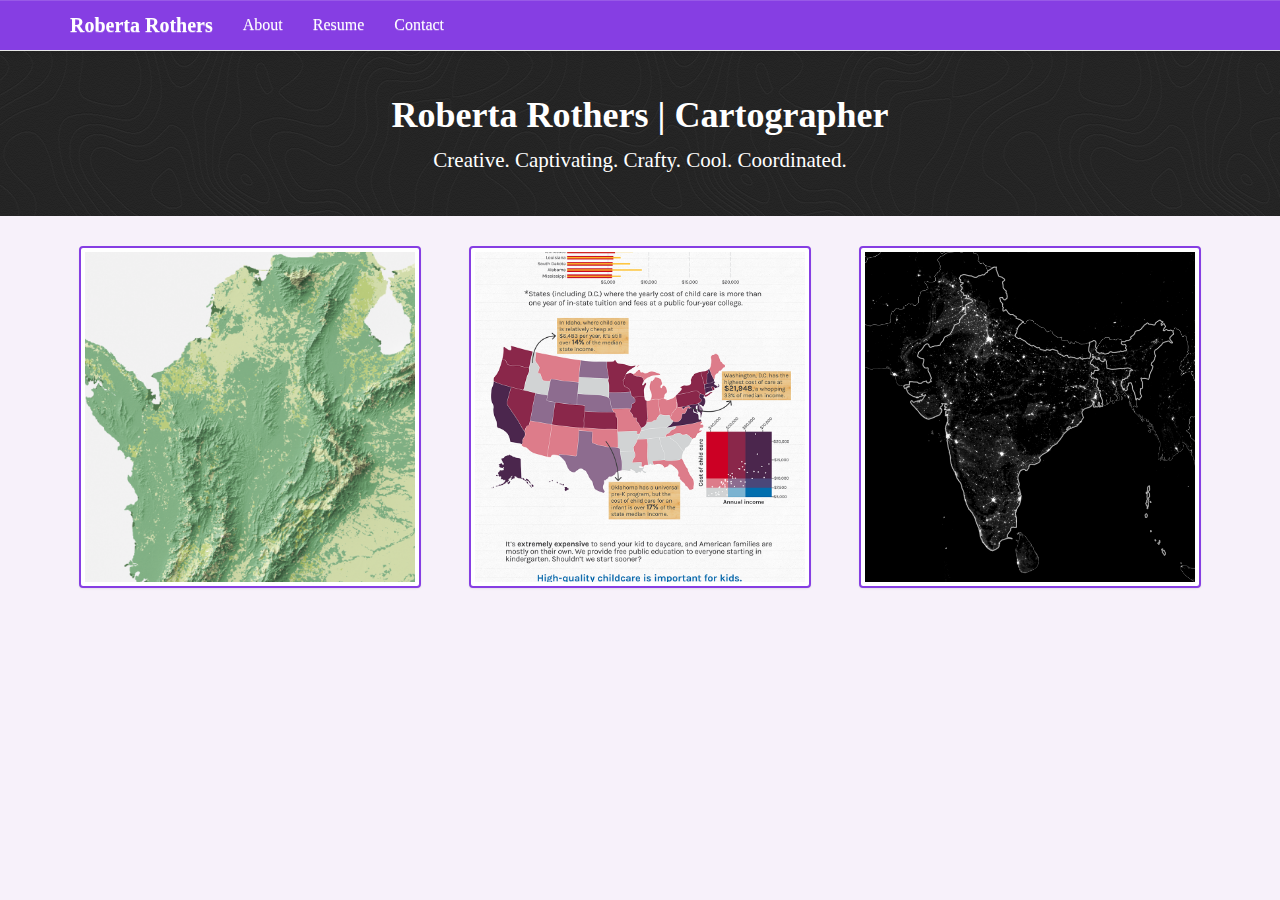
<file: index.html>
<!DOCTYPE html>
<html lang="en">
	<head>
		<meta charset="utf-8">
		<meta name="viewport" content="width=device-width, initial-scale=1">
		<title>Roberta Rothers</title>
		<!-- <link href='https://fonts.googleapis.com/css?family=Montserrat:400,700' rel='stylesheet' type='text/css'> -->

		<!--put your Bootstrap stylesheet links below this comment and above style.css-->
		<link rel="stylesheet" href="css/bootstrap.min.css">
		<link rel="stylesheet" href="css/bootstrap-theme.min.css">
		<link rel="stylesheet" href="css/style.css">
		<!--[if IE<9]>
			<link rel="stylesheet" href="css/style.ie.css">
		<![endif]-->
	</head>

	<body>
		<nav class="navbar navbar-default navbar-fixed-top main-navbar"> <!-- Creates the navbar -->
		  <div class="container">
		    <div class="navbar-header"> <!-- Creates the navbar header -->
					<button type="button" class="navbar-toggle collapsed" data-toggle="collapse" data-target="#navbar" aria-expanded="false" aria-controls="navbar">
		        <span class="sr-only">Toggle navigation</span> <!-- Used for screen readers for accessibility -->
						<span class="glyphicon glyphicon-menu-hamburger"></span><span class="menu"> Menu</span>
		      </button> <!-- Hamburger button for smaller devices -->
					<a class="navbar-brand" href="#">Roberta Rothers</a> <!-- Your website brand name -->
		    </div>

		    <div id="navbar" class="collapse navbar-collapse"> <!-- Links to include in navbar -->
		      <ul class="nav navbar-nav">  <!-- Unordered list for links on navbar -->
		        <li><a href="about.html">About</a></li>
						<li><a href="resume.html">Resume</a></li>
		        <li><a href="contact.html">Contact</a></li>
		      </ul>
		    </div> <!-- end .navbar-collapse -->
		  </div> <!-- end .container -->
		</nav> <!-- end navigation bar -->

		<div class="jumbotron">
			<div class="container">
				<h2>Roberta Rothers | Cartographer</h2>
				<p>Creative. Captivating. Crafty. Cool. Coordinated.</p>
			</div>
		</div>
		<div class="container">
			<div class="row">
				<div class="col-md-4">
					<div class="thumbnail portfolio-thumbnail center-block">
						<a href="portfolio/colombia.html">
							<img src="assets/colombia-terrain-map-thumbnail.png" alt="colombia terrain map" />
						</a>
					</div>
				</div>
				<div class="col-md-4">
					<div class="thumbnail portfolio-thumbnail center-block">
						<a href="portfolio/childcare.html">
							<img src="assets/cost-of-childcare-infographic-thumbnail.png" alt="cost of childcare in the united states infographic" />
						</a>
					</div>
				</div>
				<div class="col-md-4">
					<div class="thumbnail portfolio-thumbnail center-block">
						<a href="portfolio/india.html">
							<img src="assets/india-nighttime-thumbnail.png" alt="India nighttime lights" />
						</a>
					</div>
				</div>
			</div>
		</div>

		<!--put your external script links here-->
		<script type="text/javascript" src="lib/jquery-1.11.3.js"></script>
		<script type="text/javascript" src="lib/bootstrap.min.js"></script>
	</body>
</html>
</file>
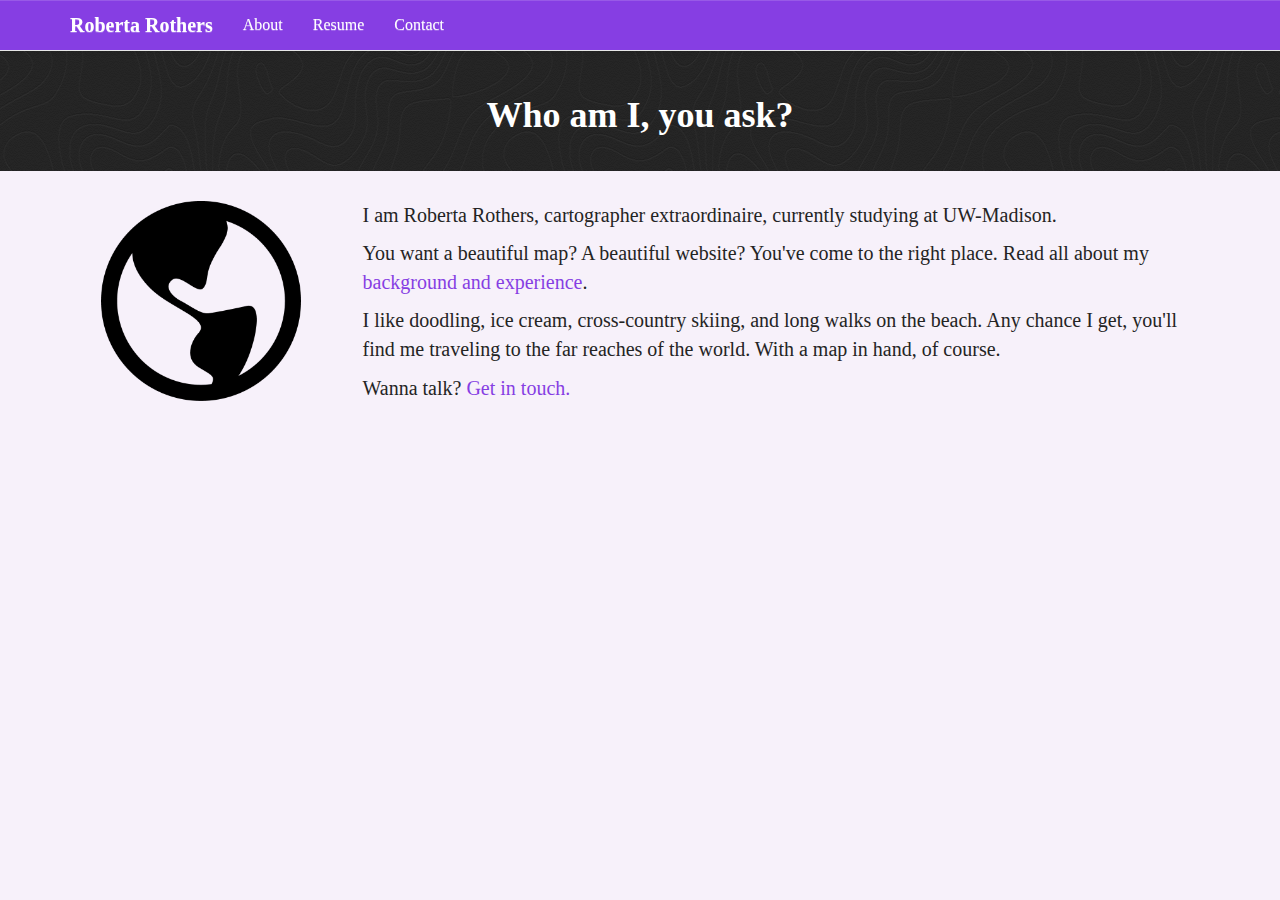
<file: about.html>
<!DOCTYPE html>
<html lang="en">
	<head>
		<meta charset="utf-8">
		<meta name="viewport" content="width=device-width, initial-scale=1">
		<title>Roberta Rothers</title>
		<!-- <link href='https://fonts.googleapis.com/css?family=Montserrat:400,700' rel='stylesheet' type='text/css'> -->

		<!--put your Bootstrap stylesheet links below this comment and above style.css-->
		<link rel="stylesheet" href="css/bootstrap.min.css">
		<link rel="stylesheet" href="css/bootstrap-theme.min.css">
		<link rel="stylesheet" href="css/style.css">
		<!--[if IE<9]>
			<link rel="stylesheet" href="css/style.ie.css">
		<![endif]-->
	</head>

	<body>
		<nav class="navbar navbar-default navbar-fixed-top navbar-about"> <!-- Create the navbar -->
      <div class="container">
        <div class="navbar-header"> <!-- Create the navbar -->
          <button type="button" class="navbar-toggle collapsed" data-toggle="collapse" data-target="#navbar" aria-expanded="false" aria-controls="navbar">
            <span class="sr-only">Toggle navigation</span>
						<span class="glyphicon glyphicon-menu-hamburger"></span><span class="mobile-menu"> Menu</span>
		      </button> <!-- Hamburger button for smaller devices -->
					<a class="navbar-brand" href="index.html">Roberta Rothers</a> <!-- Brand -->
		    </div>

		    <!-- Collect the nav links, forms, and other content for toggling -->
		    <div id="navbar" class="collapse navbar-collapse">
		      <ul class="nav navbar-nav">
		        <li><a href="about.html">About</a></li>
						<li><a href="resume.html">Resume</a></li>
		        <li><a href="contact.html">Contact</a></li>
		      </ul>
		    </div> <!--/.navbar-collapse -->
		  </div> <!--/.container -->
		</nav> <!--/navigation bar -->

		<div class="jumbotron">
			<div class="container">
				<h2>Who am I, you ask?</h2>
			</div>
		</div>

		<div class="container">
			<div class="row">
				<div class="col-md-3 col-md-offset-0 col-sm-3 col-sm-offset-0 col-xs-6 col-xs-offset-3">
					<img src="assets/about-world.png" alt="world icon" class="img-responsive center-block" id="about-world" />
				</div>
				<div class="col-md-9 col-md-offset-0 col-sm-9 col-sm-offset-0 col-xs-10 col-xs-offset-1">
						<p>
							I am Roberta Rothers, cartographer extraordinaire, currently studying at UW-Madison.
						</p>
						<p>
							You want a beautiful map? A beautiful website? You've come to the right place. Read all about my <a href="resume.html">background and experience</a>.
						</p>
						<p>
							I like doodling, ice cream, cross-country skiing, and long walks on the beach. Any chance I get, you'll find me traveling to the far reaches of the world. With a map in hand, of course.
						</p>
						<p>
							Wanna talk? <a href="contact.html">Get in touch.</a>
						</p>
				</div>
			</div>
		</div>

		<!--put your external script links here-->
		<script type="text/javascript" src="lib/jquery-1.11.3.js"></script>
		<script type="text/javascript" src="lib/bootstrap.min.js"></script>
	</body>
</html>
</file>
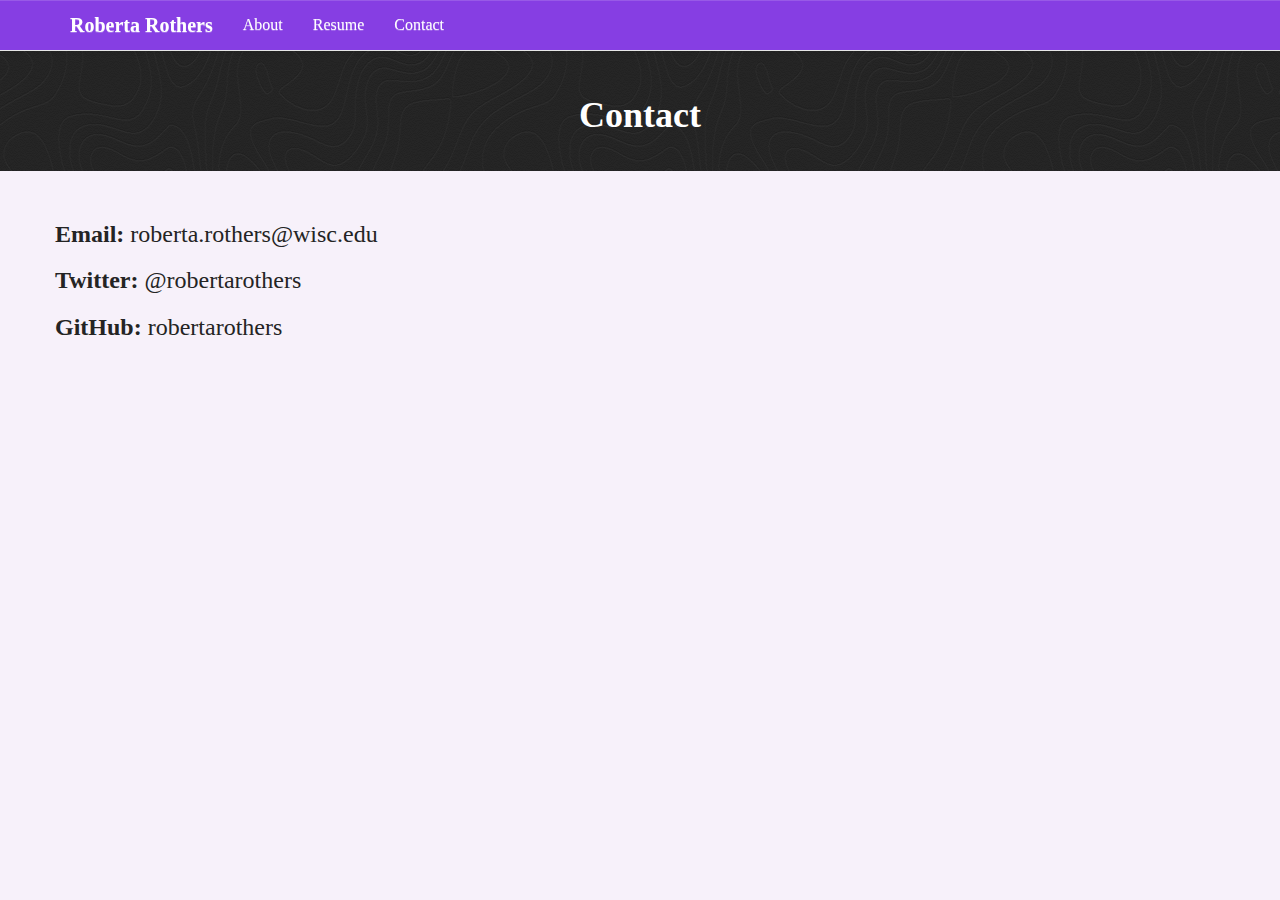
<file: contact.html>
<!DOCTYPE html>
<html lang="en">
	<head>
		<meta charset="utf-8">
		<meta name="viewport" content="width=device-width, initial-scale=1">
		<title>Roberta Rothers</title>
		<!-- <link href='https://fonts.googleapis.com/css?family=Montserrat:400,700' rel='stylesheet' type='text/css'> -->

		<!--put your Bootstrap stylesheet links below this comment and above style.css-->
		<link rel="stylesheet" href="css/bootstrap.min.css">
		<link rel="stylesheet" href="css/bootstrap-theme.min.css">
		<link rel="stylesheet" href="css/style.css">
		<!--[if IE<9]>
			<link rel="stylesheet" href="css/style.ie.css">
		<![endif]-->
	</head>

	<body>
		<nav class="navbar navbar-default navbar-fixed-top"> <!-- Create the navbar -->
      <div class="container">
        <div class="navbar-header"> <!-- Create the navbar -->
          <button type="button" class="navbar-toggle collapsed" data-toggle="collapse" data-target="#navbar" aria-expanded="false" aria-controls="navbar">
            <span class="sr-only">Toggle navigation</span>
						<span class="glyphicon glyphicon-menu-hamburger"></span><span class="mobile-menu"> Menu</span>
		      </button> <!-- Hamburger button for smaller devices -->
					<a class="navbar-brand" href="index.html">Roberta Rothers</a> <!-- Brand -->
		    </div>

		    <!-- Collect the nav links, forms, and other content for toggling -->
		    <div id="navbar" class="collapse navbar-collapse">
		      <ul class="nav navbar-nav">
		        <li><a href="about.html">About</a></li>
						<li><a href="resume.html">Resume</a></li>
		        <li><a href="contact.html">Contact</a></li>
		      </ul>
		    </div> <!--/.navbar-collapse -->
		  </div> <!--/.container -->
		</nav> <!--/navigation bar -->

    <div class="jumbotron">
      <div class="container">
        <h2>Contact</h2>
      </div>
    </div>

    <div class="container">
      <div class="row">
          <h3><strong>Email:</strong> roberta.rothers@wisc.edu</h2>
          <h3><strong>Twitter:</strong> @robertarothers</h2>
          <h3><strong>GitHub:</strong> robertarothers</h2>
      </div>
    </div>


		<!--put your external script links here-->
		<script type="text/javascript" src="lib/jquery-1.11.3.js"></script>
		<script type="text/javascript" src="lib/bootstrap.min.js"></script>
	</body>
</html>
</file>
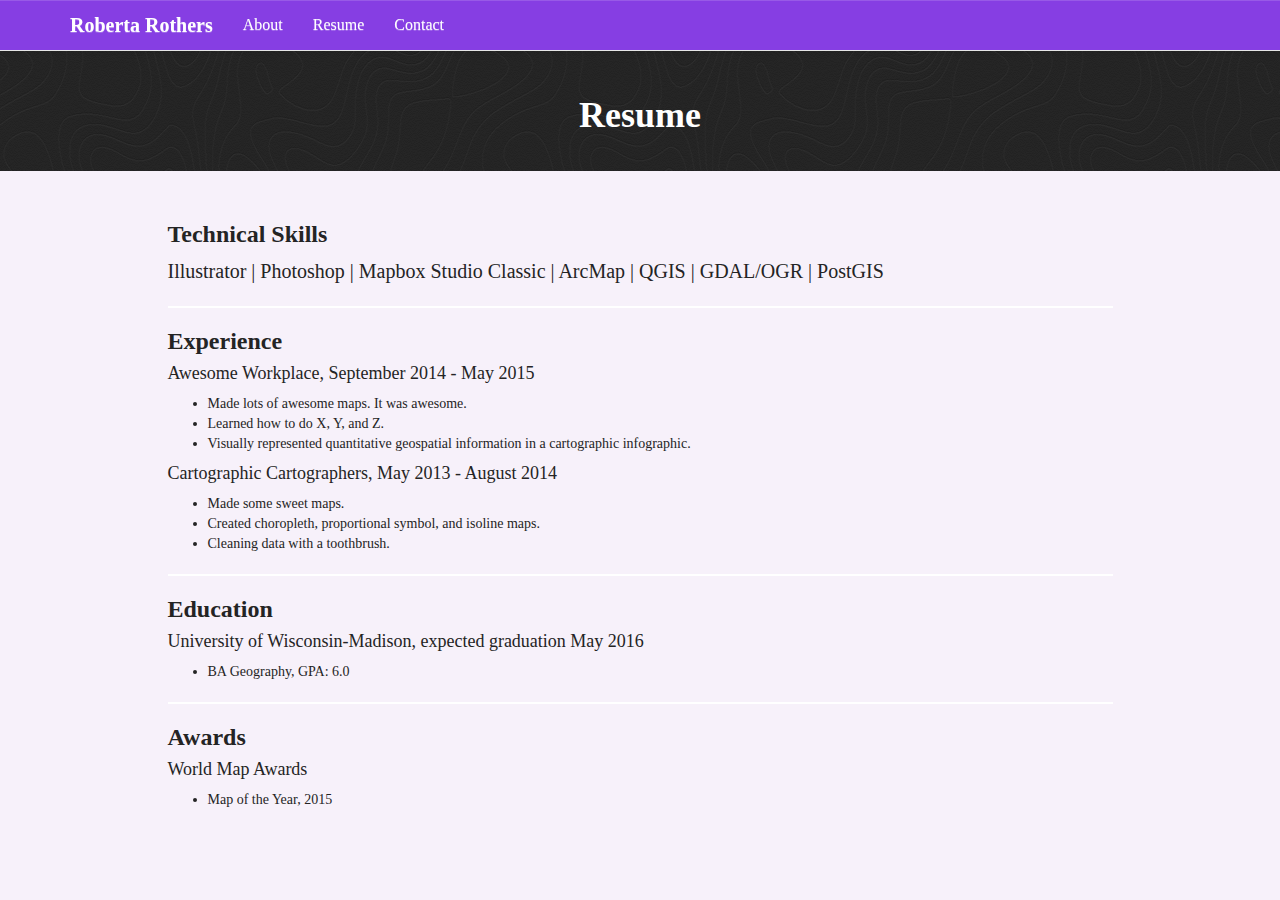
<file: resume.html>
<!DOCTYPE html>
<html lang="en">
	<head>
		<meta charset="utf-8">
		<meta name="viewport" content="width=device-width, initial-scale=1">
		<title>Roberta Rothers</title>
		<!-- <link href='https://fonts.googleapis.com/css?family=Montserrat:400,700' rel='stylesheet' type='text/css'> -->

		<!--put your Bootstrap stylesheet links below this comment and above style.css-->
		<link rel="stylesheet" href="css/bootstrap.min.css">
		<link rel="stylesheet" href="css/bootstrap-theme.min.css">
		<link rel="stylesheet" href="css/style.css">
		<!--[if IE<9]>
			<link rel="stylesheet" href="css/style.ie.css">
		<![endif]-->
	</head>

	<body>
		<nav class="navbar navbar-default navbar-fixed-top"> <!-- Create the navbar -->
      <div class="container">
        <div class="navbar-header"> <!-- Create the navbar -->
          <button type="button" class="navbar-toggle collapsed" data-toggle="collapse" data-target="#navbar" aria-expanded="false" aria-controls="navbar">
            <span class="sr-only">Toggle navigation</span>
						<span class="glyphicon glyphicon-menu-hamburger"></span><span class="mobile-menu"> Menu</span>
		      </button> <!-- Hamburger button for smaller devices -->
					<a class="navbar-brand" href="index.html">Roberta Rothers</a> <!-- Brand -->
		    </div>

		    <!-- Collect the nav links, forms, and other content for toggling -->
		    <div id="navbar" class="collapse navbar-collapse">
		      <ul class="nav navbar-nav">
		        <li><a href="about.html">About</a></li>
						<li><a href="resume.html">Resume</a></li>
		        <li><a href="contact.html">Contact</a></li>
		      </ul>
		    </div> <!--/.navbar-collapse -->
		  </div> <!--/.container -->
		</nav> <!--/navigation bar -->

		<div class="jumbotron">
      <div class="container">
        <h2>Resume</h2>
      </div>
    </div>

    <div class="container">
      <div class="row">
        <div class="col-md-10 col-md-offset-1 resume">
          <h3>Technical Skills</h3>
          <p>
            Illustrator | Photoshop | Mapbox Studio Classic | ArcMap | QGIS | GDAL/OGR | PostGIS
          </p>
          <hr>
          <h3>Experience</h3>
          <h4>Awesome Workplace, September 2014 - May 2015</h4>
          <ul>
            <li>Made lots of awesome maps. It was awesome.</li>
            <li>Learned how to do X, Y, and Z.</li>
            <li>Visually represented quantitative geospatial information in a cartographic infographic.</li>
          </ul>
          <h4>Cartographic Cartographers, May 2013 - August 2014</h4>
          <ul>
            <li>Made some sweet maps.</li>
            <li>Created choropleth, proportional symbol, and isoline maps.</li>
            <li>Cleaning data with a toothbrush.</li>
          </ul>
          <hr>
          <h3>Education</h3>
          <h4>University of Wisconsin-Madison, expected graduation May 2016</h4>
          <ul>
            <li>BA Geography, GPA: 6.0</li>
          </ul>
          <hr>
          <h3>Awards</h3>
          <h4>World Map Awards</h4>
          <ul>
            <li>Map of the Year, 2015</li>
          </ul>
        </div>

        </div>

      </div>

    </div>

		<!--put your external script links here-->
		<script type="text/javascript" src="lib/jquery-1.11.3.js"></script>
		<script type="text/javascript" src="lib/bootstrap.min.js"></script>
	</body>
</html>
</file>
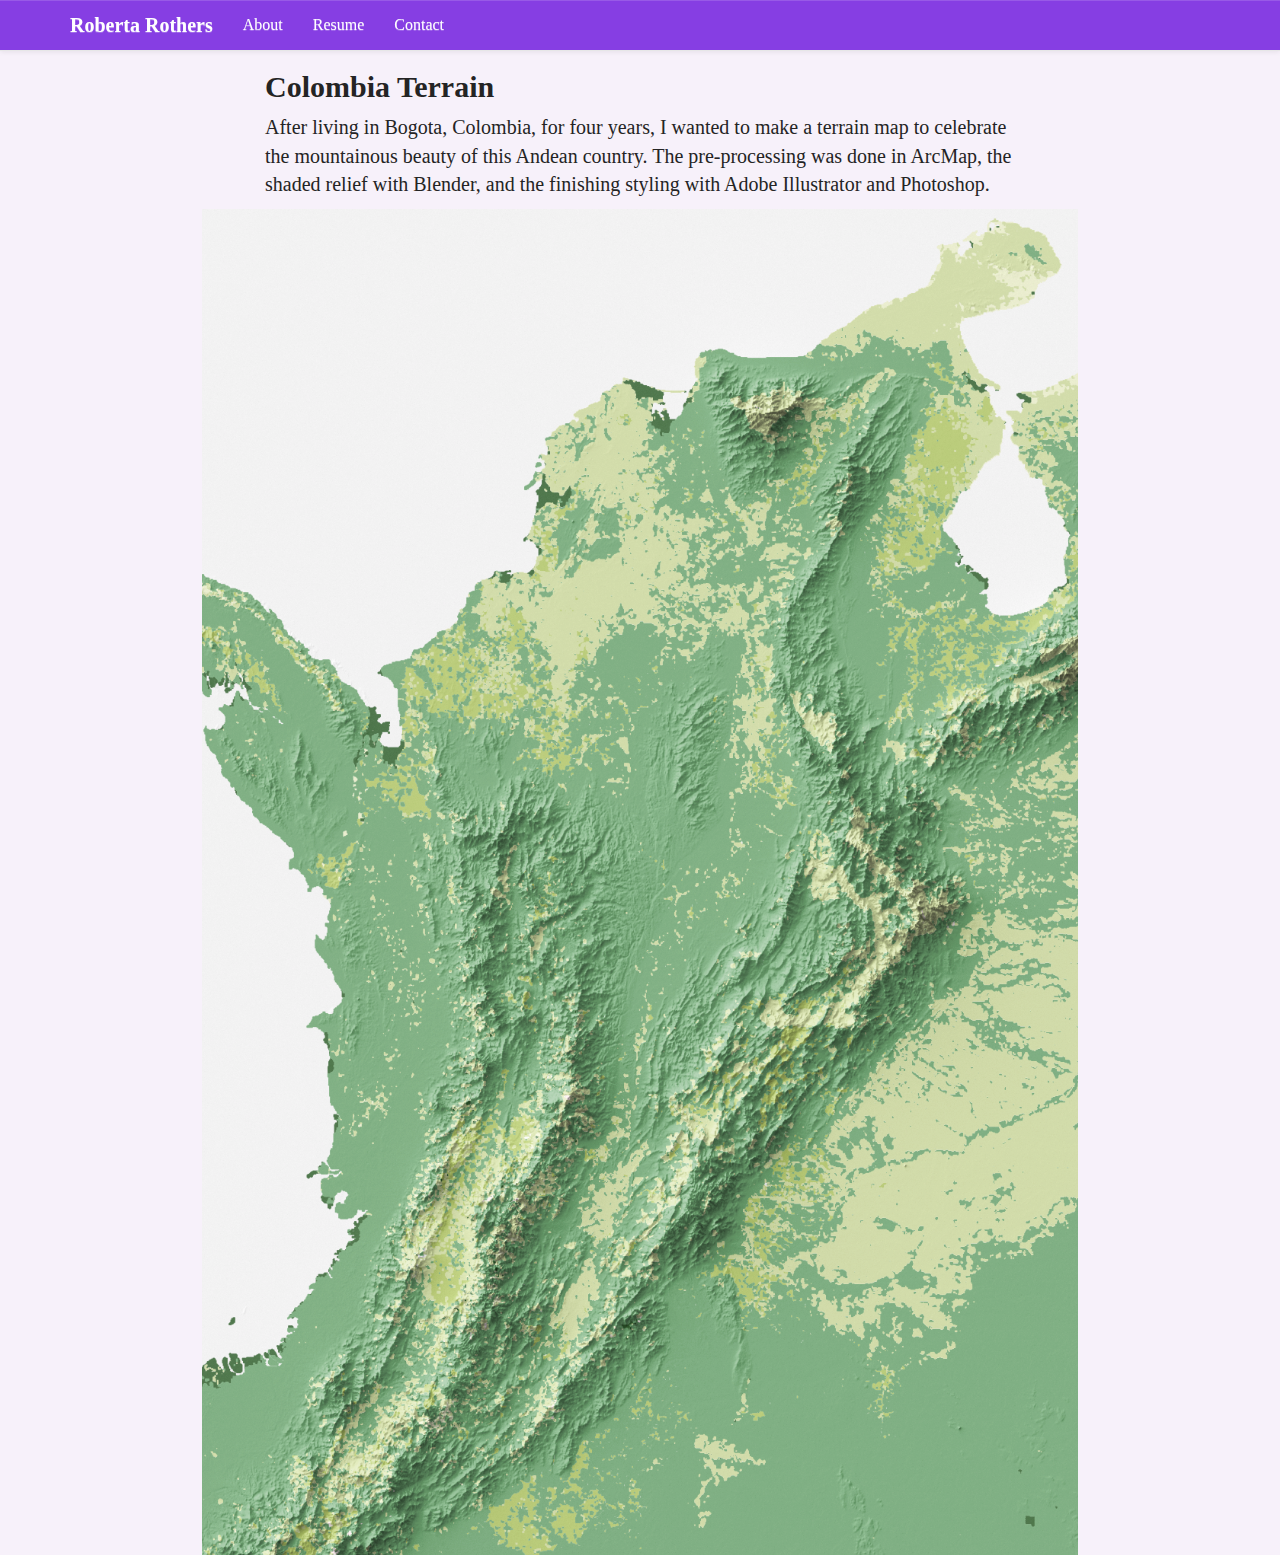
<file: portfolio/colombia.html>
<!DOCTYPE html>
<html lang="en">
	<head>
		<meta charset="utf-8">
		<meta name="viewport" content="width=device-width, initial-scale=1">
		<title>Roberta Rothers</title>
		<!-- <link href='https://fonts.googleapis.com/css?family=Montserrat:400,700' rel='stylesheet' type='text/css'> -->

		<!--put your Bootstrap stylesheet links below this comment and above style.css-->
		<link rel="stylesheet" href="../css/bootstrap.min.css">
		<link rel="stylesheet" href="../css/bootstrap-theme.min.css">
		<link rel="stylesheet" href="../css/style.css">
		<!--[if IE<9]>
			<link rel="stylesheet" href="css/style.ie.css">
		<![endif]-->
	</head>

	<body>
		<nav class="navbar navbar-default navbar-fixed-top"> <!-- Creates the navbar -->
		  <div class="container">
		    <div class="navbar-header"> <!-- Creates the navbar header -->
					<button type="button" class="navbar-toggle collapsed" data-toggle="collapse" data-target="#navbar" aria-expanded="false" aria-controls="navbar">
		        <span class="sr-only">Toggle navigation</span> <!-- Used for screen readers for accessibility -->
						<span class="glyphicon glyphicon-menu-hamburger"></span><span class="menu"> Menu</span>
		      </button> <!-- Hamburger button for smaller devices -->
					<a class="navbar-brand" href="../index.html">Roberta Rothers</a> <!-- Your website brand name -->
		    </div>

		    <div id="navbar" class="collapse navbar-collapse"> <!-- Links to include in navbar -->
		      <ul class="nav navbar-nav">  <!-- Unordered list for links on navbar -->
		        <li><a href="../about.html">About</a></li>
						<li><a href="../resume.html">Resume</a></li>
		        <li><a href="../contact.html">Contact</a></li>
		      </ul>
		    </div> <!-- end .navbar-collapse -->
		  </div> <!-- end .container -->
		</nav> <!-- end navigation bar -->

		<div class="container">
			<div class="row">
				<div class="col-md-8 col-md-offset-2 col-xs-10 col-xs-offset-1">
					<h2 class="portfolio-title">Colombia Terrain</h2>
					<p class="portfolio-description">
						After living in Bogota, Colombia, for four years, I wanted to make a terrain map to celebrate the mountainous beauty of this Andean country. The pre-processing was done in ArcMap, the shaded relief with Blender, and the finishing styling with Adobe Illustrator and Photoshop.
					</p>
				</div>
			</div>
			<div class="row">
				<div class="col-md-12 portfolio-image">
					<a href="../assets/colombia-terrain-map.png"><img src="../assets/colombia-terrain-map.png" alt="Colombia Terrain Map" class="center-block img-responsive"/></a>
				</div>
			</div>
		</div>

		<!--put your external script links here-->
		<script type="text/javascript" src="../lib/jquery-1.11.3.js"></script>
		<script type="text/javascript" src="../lib/bootstrap.min.js"></script>
	</body>
</html>
</file>
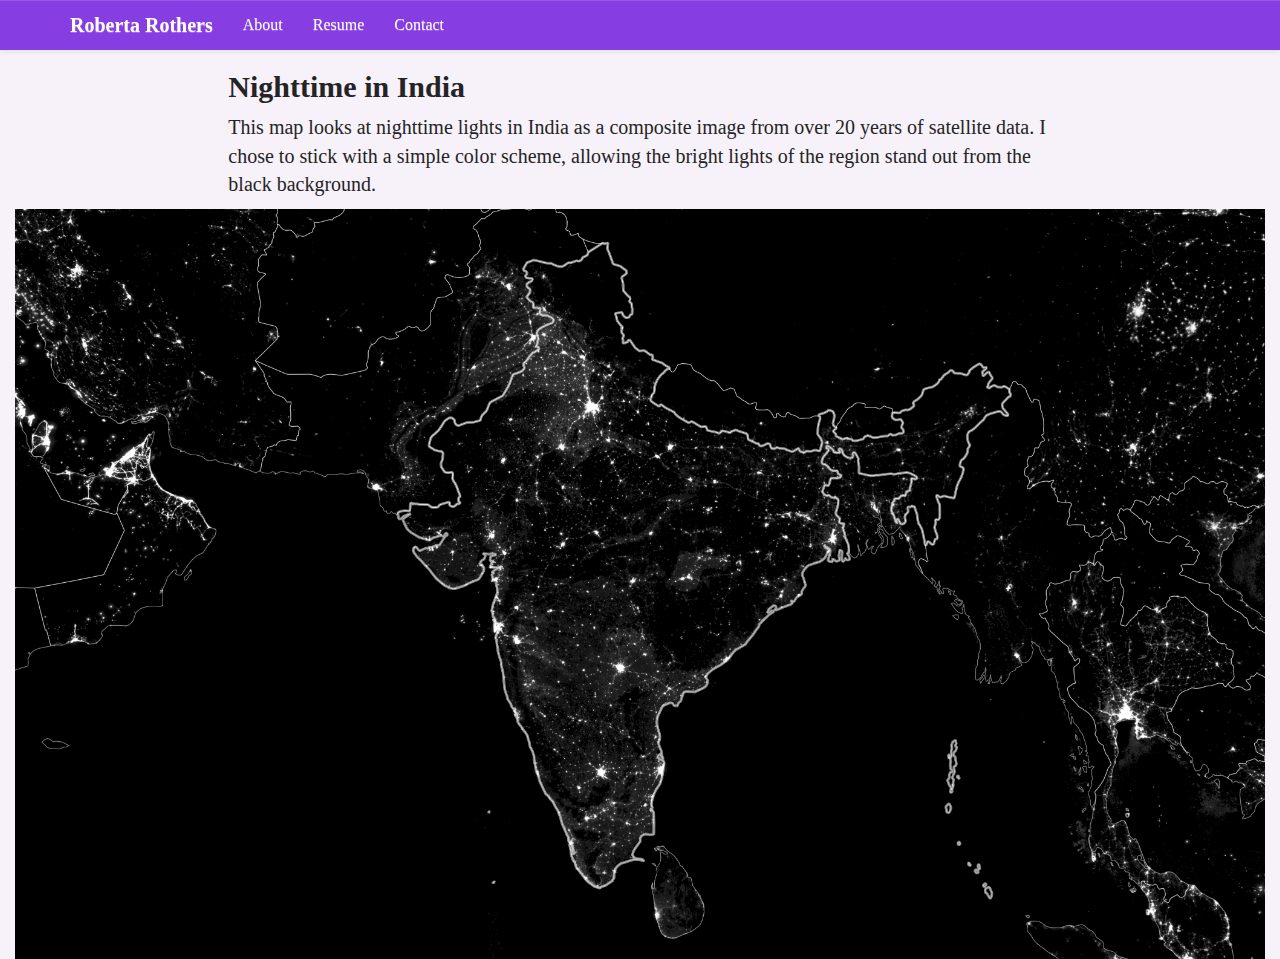
<file: portfolio/india.html>
<!DOCTYPE html>
<html lang="en">
	<head>
		<meta charset="utf-8">
		<meta name="viewport" content="width=device-width, initial-scale=1">
		<title>Roberta Rothers</title>
		<!-- <link href='https://fonts.googleapis.com/css?family=Montserrat:400,700' rel='stylesheet' type='text/css'> -->

		<!--put your Bootstrap stylesheet links below this comment and above style.css-->
		<link rel="stylesheet" href="../css/bootstrap.min.css">
		<link rel="stylesheet" href="../css/bootstrap-theme.min.css">
		<link rel="stylesheet" href="../css/style.css">
		<!--[if IE<9]>
			<link rel="stylesheet" href="css/style.ie.css">
		<![endif]-->
	</head>

	<body>
		<nav class="navbar navbar-default navbar-fixed-top"> <!-- Creates the navbar -->
		  <div class="container">
		    <div class="navbar-header"> <!-- Creates the navbar header -->
					<button type="button" class="navbar-toggle collapsed" data-toggle="collapse" data-target="#navbar" aria-expanded="false" aria-controls="navbar">
		        <span class="sr-only">Toggle navigation</span> <!-- Used for screen readers for accessibility -->
						<span class="glyphicon glyphicon-menu-hamburger"></span><span class="menu"> Menu</span>
		      </button> <!-- Hamburger button for smaller devices -->
					<a class="navbar-brand" href="../index.html">Roberta Rothers</a> <!-- Your website brand name -->
		    </div>

		    <div id="navbar" class="collapse navbar-collapse"> <!-- Links to include in navbar -->
		      <ul class="nav navbar-nav">  <!-- Unordered list for links on navbar -->
		        <li><a href="../about.html">About</a></li>
						<li><a href="../resume.html">Resume</a></li>
		        <li><a href="../contact.html">Contact</a></li>
		      </ul>
		    </div> <!-- end .navbar-collapse -->
		  </div> <!-- end .container -->
		</nav> <!-- end navigation bar -->

		<div class="container-fluid">
			<div class="row">
				<div class="col-md-8 col-md-offset-2 col-xs-10 col-xs-offset-1">
					<h2 class="portfolio-title">Nighttime in India</h2>
					<p class="portfolio-description">
						This map looks at nighttime lights in India as a composite image from over 20 years of satellite data. I chose to stick with a simple color scheme, allowing the bright lights of the region stand out from the black background.
					</p>
				</div>
			</div>
			<div class="row">
				<div class="col-md-12 portfolio-image">
					<a href="../assets/india-nighttime.png"><img src="../assets/india-nighttime.png" alt="Nighttime Lights in India" class="center-block img-responsive"/></a>
				</div>
			</div>
		</div>

		<!--put your external script links here-->
		<script type="text/javascript" src="../lib/jquery-1.11.3.js"></script>
		<script type="text/javascript" src="../lib/bootstrap.min.js"></script>
	</body>
</html>
</file>
<file: css/style.css>
/***** NAVBAR *****/
.navbar-default {
  background-color: #863ee3;
  border-radius: 0;
  background-image: none;
}

/* Navbar title */
.navbar-default .navbar-brand {
  color: white;
  font-size: 20px;
  font-weight: bold;
}

/* Navbar hover effects */
.navbar-default .navbar-brand:hover,
.navbar-default .navbar-brand:focus,
.navbar-default .navbar-nav > li > a:hover,
.navbar-default .navbar-nav > li > a:focus {
    color: #ebd122;
}

/* Navbar links */
.navbar-default .navbar-nav > li > a {
  color: #fff;
  font-size: 16px;
}

/* Navbar collapsed styles */
.navbar-header .navbar-toggle {
  color: #fff;
}

.navbar-header .navbar-toggle:hover,
.navbar-header .navbar-toggle:focus {
  background-color: #ebd122;
  color: #242424;
}

/*** Portfolio pieces ***/
.portfolio-thumbnail {
  background-color: #fff;
  border-color: #863ee3;
  border-width: 2px;
  width: 95%;
}

.portfolio-thumbnail:hover {
  border-color: #ebd122;
}

.portfolio-title {
  font-weight: bold;
}

.portfolio-description {
}

.portfolio-image {
}

#about-world {
  max-height: 200px;
}

.resume h3 {
  font-weight: bold;
}

hr {
  border-color: white;
  border-width: 2px;
}

p {
  font-size: 20px;
}

a {
  color: #863ee3;
}

a:hover {
  color: #ebd122;
}

.jumbotron {
  background-image: url("../assets/contour-lines.png");
  text-align: center;
  color: #fff;
  padding: 2%;
}

.jumbotron h2 {
  font-size: 36px;
  font-weight: bold;
}

body {
  padding-top: 50px;
  font-family: 'Georgia', serif;
  background-color: #f7f1fa;
  color: #242424;
}
</file>
